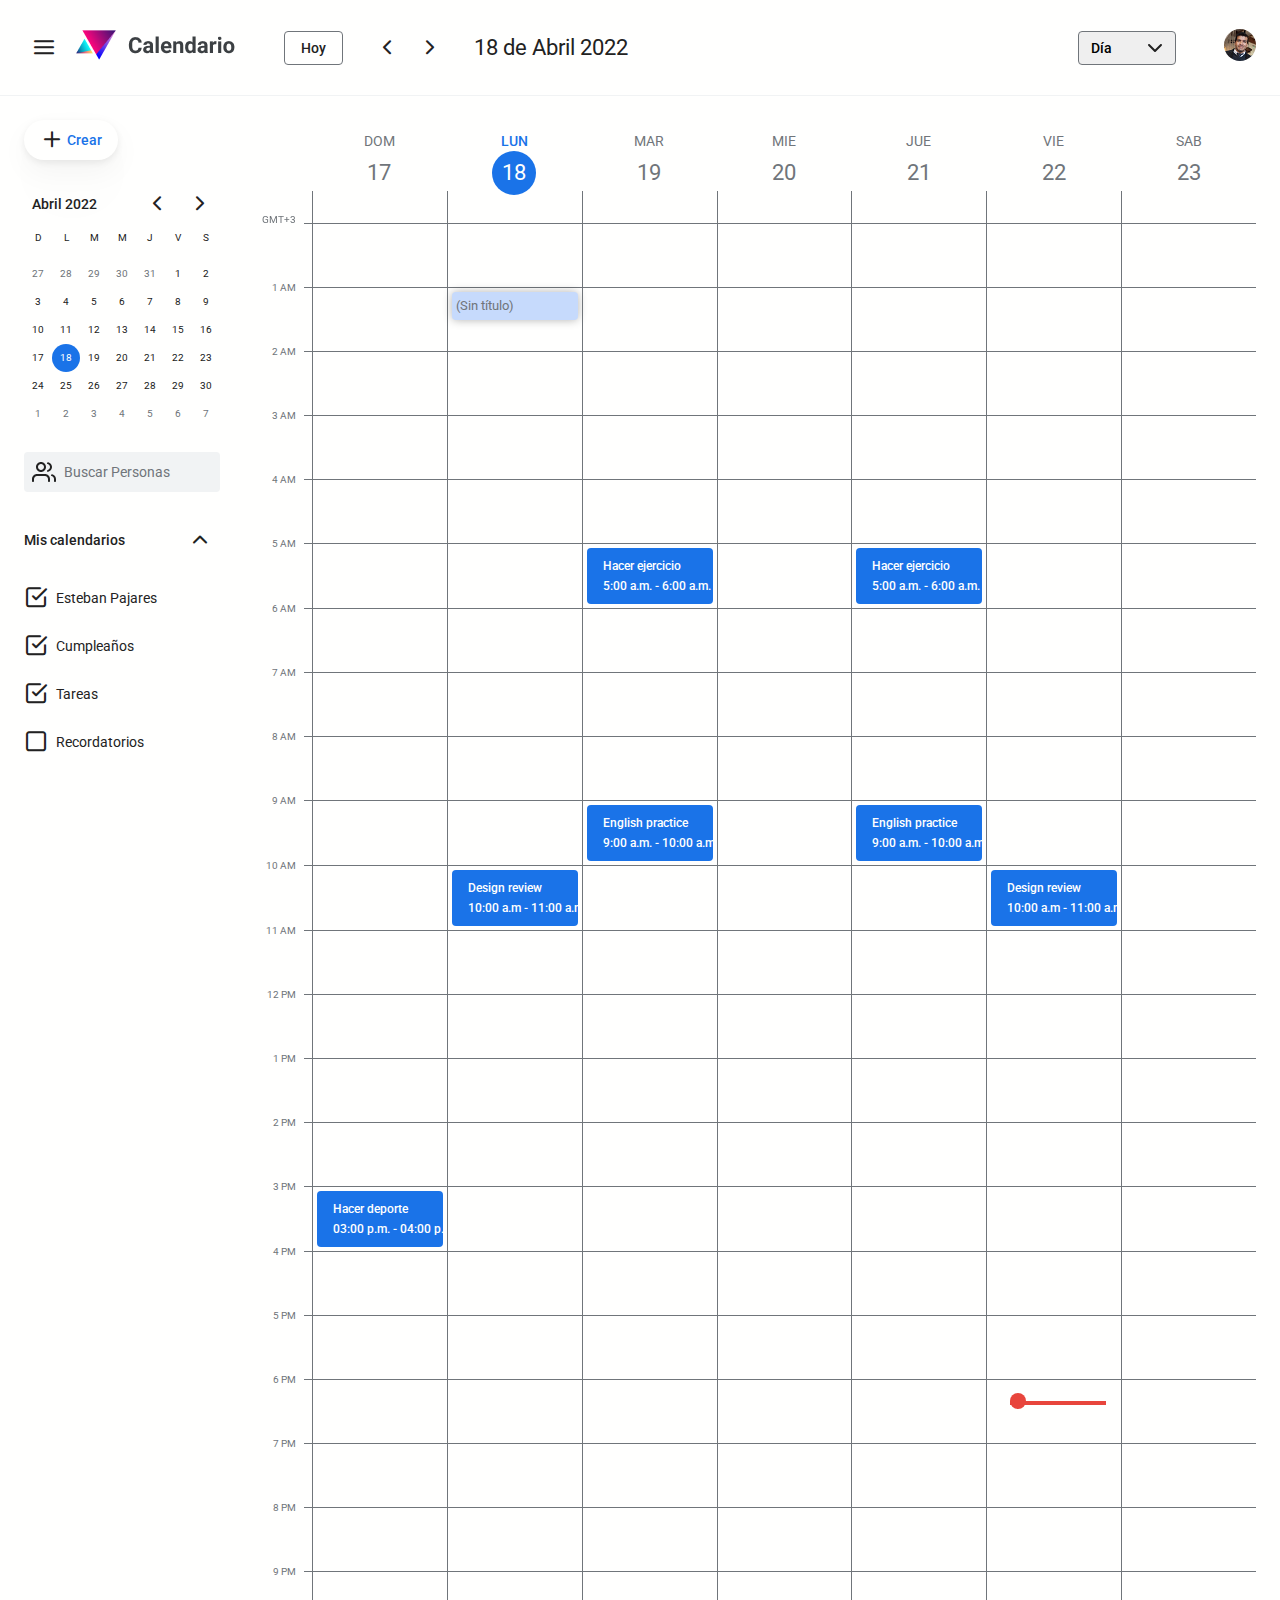
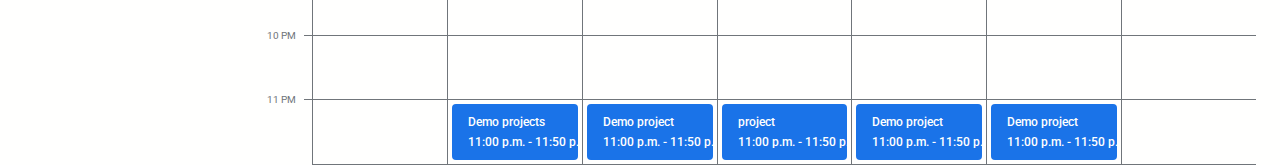
<file: index.html>
<!DOCTYPE html>
<html lang="es">
<head>
    <meta charset="UTF-8">
    <meta name="Author" content="Esteban Pajares">
    <meta http-equiv="X-UA-Compatible" content="IE=edge">
    <meta name="viewport" content="width=device-width, initial-scale=1.0">
    <link rel="stylesheet" href="./css/index.css">
    <link rel="preconnect" href="https://fonts.googleapis.com">
    <link rel="preconnect" href="https://fonts.gstatic.com" crossorigin>
    <link href="https://fonts.googleapis.com/css2?family=Roboto:wght@400;500&display=swap" rel="stylesheet">
    <title>Google Calendar</title>

    <link rel="apple-touch-icon" sizes="57x57" href="./favicon/apple-icon-57x57.png">
    <link rel="apple-touch-icon" sizes="60x60" href="./favicon/apple-icon-60x60.png">
    <link rel="apple-touch-icon" sizes="72x72" href="./favicon/apple-icon-72x72.png">
    <link rel="apple-touch-icon" sizes="76x76" href="./favicon/apple-icon-76x76.png">
    <link rel="apple-touch-icon" sizes="114x114" href="./favicon/apple-icon-114x114.png">
    <link rel="apple-touch-icon" sizes="120x120" href="./favicon/apple-icon-120x120.png">
    <link rel="apple-touch-icon" sizes="144x144" href="./favicon/apple-icon-144x144.png">
    <link rel="apple-touch-icon" sizes="152x152" href="./favicon/apple-icon-152x152.png">
    <link rel="apple-touch-icon" sizes="180x180" href="./favicon/apple-icon-180x180.png">
    <link rel="icon" type="image/png" sizes="192x192"  href="./favicon/android-icon-192x192.png">
    <link rel="icon" type="image/png" sizes="32x32" href="./favicon/favicon-32x32.png">
    <link rel="icon" type="image/png" sizes="96x96" href="./favicon/favicon-96x96.png">
    <link rel="icon" type="image/png" sizes="16x16" href="./favicon/favicon-16x16.png">
    <link rel="manifest" href="./favicon/manifest.json">
    <meta name="msapplication-TileColor" content="#ffffff">
    <meta name="msapplication-TileImage" content="/ms-icon-144x144.png">
    <meta name="theme-color" content="#ffffff">

    <meta property="og:title" content="Project - Google Calendar" />
    <meta property="og:type" content="website" />
    <meta property="og:url" content="https://estebanpajares.github.io/calendar/" />
    <meta property="og:image" content="https://github.com/EstebanPajares/calendar/blob/main/design/Calendario.jpg?raw=true" />
    <meta property="og:description" content="Proyecto que emula la aplicación de Google Calendar, con la cual podrás establecer tus tareas pendientes a realizar en tu vida diaria." />
</head>
<body>
    <div class="page">
        <header class="header">
            <div class="header-primary">
                <div class="div header-logo">
                    <a class="button is-compact">
                        <i class="icon-hamburguerButton"></i>
                    </a>
                    <a href="./index.html" aria-current="page" aria-label="Calendar" tabindex="-1"> <!-- Para que no se pueda navegar desde el teclado -->
                        <img src="./images/logo.png" alt="">
                    </a>
                </div>
                <div class="calendarStatus">
                    <a href="#" class=" button is-secondary">Hoy</a>
                    <span class="calendarStatus-navigation">
                        <a href="#" class="button is-compact" aria-label="Semana anterior">
                            <i class="icon-chevronLeft" aria-hidden="true"></i>
                        </a>
                        <a href="#" class="button is-compact" aria-label="Siguiente semana">
                            <i class="icon-chevronRight" aria-hidden="true"></i>
                        </a>
                    </span>
                    <time class="calendarStatus-date" datetime="18-04-2022">18 de Abril 2022</time>
                </div>
            </div>
            <div class="header-secondary">
                <select class="select" name="" id="">
                    <option value="">Día</option>
                    <option value="selected">Semana</option>
                    <option value="">Mes</option>
                    <option value="">Año</option>
                </select>
                <a href="#">
                    <img class="imgUser" src="./images/user.png" alt="Imagen de perfil de usuario">
                </a>
            </div>
        </header>
        <div class="sidebar">
            <a href="#" class="button is-rounded is-shadowed">
                <i class="icon-plus"></i>
                <span>Crear</span>
            </a>
            <div class="miniCalendar" aria-label="Calendario de navegación">
                <div class="miniCalendar-status">
                    <time class="miniCalendar-date" datetime="2022-04">Abril 2022</time>
                    <div class="minicalendar-navigation">
                        <a class="button is-compact" href="#prevMonth" aria-label="Mes anterior">
                            <i class="icon-chevronLeft" aria-hidden="true"></i>
                        </a>
                        <a class="button is-compact" href="#nextMonth" aria-label="Mes siguiente">
                            <i class="icon-chevronRight" aria-hidden="true"></i>
                        </a>
                    </div>
                </div>
                <div class="miniCalendar-header">
                    <span class="miniCalendar-weekDay">D</span>
                    <span class="miniCalendar-weekDay">L</span>
                    <span class="miniCalendar-weekDay">M</span>
                    <span class="miniCalendar-weekDay">M</span>
                    <span class="miniCalendar-weekDay">J</span>
                    <span class="miniCalendar-weekDay">V</span>
                    <span class="miniCalendar-weekDay">S</span>
                </div>
                <div class="miniCalendar-month">
                    <div class="miniCalendar-monthDay is-inactive">27</div>
                    <div class="miniCalendar-monthDay is-inactive">28</div>
                    <div class="miniCalendar-monthDay is-inactive">29</div>
                    <div class="miniCalendar-monthDay is-inactive">30</div>
                    <div class="miniCalendar-monthDay is-inactive">31</div>
                    <div class="miniCalendar-monthDay">1</div>
                    <div class="miniCalendar-monthDay">2</div>
                    <div class="miniCalendar-monthDay">3</div>
                    <div class="miniCalendar-monthDay">4</div>
                    <div class="miniCalendar-monthDay">5</div>
                    <div class="miniCalendar-monthDay">6</div>
                    <div class="miniCalendar-monthDay">7</div>
                    <div class="miniCalendar-monthDay">8</div>
                    <div class="miniCalendar-monthDay">9</div>
                    <div class="miniCalendar-monthDay">10</div>
                    <div class="miniCalendar-monthDay">11</div>
                    <div class="miniCalendar-monthDay">12</div>
                    <div class="miniCalendar-monthDay">13</div>
                    <div class="miniCalendar-monthDay">14</div>
                    <div class="miniCalendar-monthDay">15</div>
                    <div class="miniCalendar-monthDay">16</div>
                    <div class="miniCalendar-monthDay">17</div>
                    <div class="miniCalendar-monthDay is-selected">18</div>
                    <div class="miniCalendar-monthDay">19</div>
                    <div class="miniCalendar-monthDay">20</div>
                    <div class="miniCalendar-monthDay">21</div>
                    <div class="miniCalendar-monthDay">22</div>
                    <div class="miniCalendar-monthDay">23</div>
                    <div class="miniCalendar-monthDay">24</div>
                    <div class="miniCalendar-monthDay">25</div>
                    <div class="miniCalendar-monthDay">26</div>
                    <div class="miniCalendar-monthDay">27</div>
                    <div class="miniCalendar-monthDay">28</div>
                    <div class="miniCalendar-monthDay">29</div>
                    <div class="miniCalendar-monthDay">30</div>
                    <div class="miniCalendar-monthDay is-inactive">1</div>
                    <div class="miniCalendar-monthDay is-inactive">2</div>
                    <div class="miniCalendar-monthDay is-inactive">3</div>
                    <div class="miniCalendar-monthDay is-inactive">4</div>
                    <div class="miniCalendar-monthDay is-inactive">5</div>
                    <div class="miniCalendar-monthDay is-inactive">6</div>
                    <div class="miniCalendar-monthDay is-inactive">7</div>
                </div>
            </div>
            <div class="buscarPersonas">
                <input class="searchPeople" class="input" type="text" id="searchPeople" name="searchPeople" placeholder="Buscar Personas">
            </div>
            <div class="myCalendars">
                <div class="myCalendars-title">
                    <p>Mis calendarios</p>
                    <a href="#" class="button is-compact" aria-label="Ocultar casillas">
                        <i class="icon-chevronUp"></i>
                    </a>
                </div>
                <div>
                    <div class="myCalendars-check">
                        <i class="icon-checkSquare"></i>
                        <p>Esteban Pajares</p>
                    </div>
                    <div class="myCalendars-check">
                        <i class="icon-checkSquare"></i>
                        <p>Cumpleaños</p>
                    </div>
                    <div class="myCalendars-check">
                        <i class="icon-checkSquare"></i>
                        <p>Tareas</p>
                    </div>
                    <div class="myCalendars-check">
                        <i class="icon-check"></i>
                        <p>Recordatorios</p>
                    </div>
                </div>
            </div>
                
        </div>
        <main class="calendar">
            <div class="currentTime"></div>
            <div class="calendar-week">
                <div class="timezoneCell">GMT+3</div>
                <h2 class="calendarDay">
                    <a href="./calendar-by-day.html" aria-label="Domingo 10 de abril">
                        <time datetime="2022-04-17">
                            <span>DOM</span><br>
                            <span>17</span>
                        </time>
                    </a>
                </h2>
                <h2 class="calendarDay is-selected">
                    <a href="./calendar-by-day.html" aria-label="Lunes 11 de abril">
                        <time datetime="2022-04-18">
                            <span>LUN</span><br>
                            <span>18</span>
                        </time>
                    </a>
                </h2>
                <h2 class="calendarDay">
                    <a href="./calendar-by-day.html" aria-label="Martes 12 de abril">
                        <time datetime="2022-04-19">
                            <span>MAR</span><br>
                            <span>19</span>
                        </time>
                    </a>
                </h2>
                <h2 class="calendarDay">
                    <a href="./calendar-by-day.html" aria-label="Miércoles 13 de abril">
                        <time datetime="2022-04-20">
                            <span>MIE</span><br>
                            <span>20</span>
                        </time>
                    </a>
                </h2>
                <h2 class="calendarDay">
                    <a href="./calendar-by-day.html" aria-label="Jueves 14 de abril">
                        <time datetime="2022-04-21">
                            <span>JUE</span><br>
                            <span>21</span>
                        </time>
                    </a>
                </h2>
                <h2 class="calendarDay">
                    <a href="./calendar-by-day.html" aria-label="Viernes 15 de abril">
                        <time datetime="2022-04-22">
                            <span>VIE</span><br>
                            <span>22</span>
                        </time>
                    </a>
                </h2>
                <h2 class="calendarDay">
                    <a href="./calendar-by-day.html" aria-label="Sábado 16 de abril">
                        <time datetime="2022-04-23">
                            <span>SAB</span><br>
                            <span>23</span>
                        </time>
                    </a>
                </h2>
                <span class="hourCell"></span>
                <div class="taskCell">
                    
                </div>
                <div class="taskCell"></div>
                <div class="taskCell"></div>
                <div class="taskCell"></div>
                <div class="taskCell"></div>
                <div class="taskCell"></div>
                <div class="taskCell"></div>
                <span class="hourCell">1 AM</span>
                <div  class="taskCell"></div>
                <div tabindex="0" class="taskCell is-active"></div>
                <div class="taskCell"></div>
                <div class="taskCell"></div>
                <div class="taskCell"></div>
                <div class="taskCell"></div>
                <div class="taskCell"></div>
                <span class="hourCell">2 AM</span>
                <div class="taskCell">
                </div>
                <div class="taskCell">
                </div>
                <div class="taskCell">
                </div>
                <div class="taskCell"></div>
                <div class="taskCell"></div>
                <div class="taskCell"></div>
                <div class="taskCell"></div>
                <span class="hourCell">3 AM</span>
                <div class="taskCell">
                   
                </div>
                <div class="taskCell">
                </div>
                <div class="taskCell">
                </div>
                <div class="taskCell"></div>
                <div class="taskCell"></div>
                <div class="taskCell"></div>
                <div class="taskCell"></div>
                <span class="hourCell">4 AM</span>
                <div class="taskCell">
                </div>
                <div class="taskCell">
                </div>
                <div class="taskCell">
                </div>
                <div class="taskCell"></div>
                <div class="taskCell"></div>
                <div class="taskCell"></div>
                <div class="taskCell"></div>
                <span class="hourCell">5 AM</span>
                <div class="taskCell">
                    
                </div>
                <div class="taskCell">
                </div>
                <div class="taskCell">
                    <div tabindex="0" class="task" aria-label="de 05:00 a 06:00, hacer ejercicio">
                        <p>Hacer ejercicio</p>
                        <p>
                            <time datetime="05:00">5:00 a.m.</time> - <time datetime="06:00">6:00 a.m.</time>
                        </p>
                    </div>
                </div>
                <div class="taskCell"></div>
                <div class="taskCell">
                    <div tabindex="0" class="task" aria-label="de 05:00 a 06:00, hacer ejercicio">
                        <p>Hacer ejercicio</p>
                        <p>
                            <time datetime="05:00">5:00 a.m.</time> - <time datetime="06:00">6:00 a.m.</time>
                        </p>
                    </div>
                </div>
                <div class="taskCell"></div>
                <div class="taskCell"></div>
                <span class="hourCell">6 AM</span>
                <div class="taskCell">
                </div>
                <div class="taskCell">
                </div>
                <div class="taskCell">
                </div>
                <div class="taskCell"></div>
                <div class="taskCell"></div>
                <div class="taskCell"></div>
                <div class="taskCell"></div>
                <span class="hourCell">7 AM</span>
                <div class="taskCell">
                </div>
                <div class="taskCell">
                </div>
                <div class="taskCell">
                </div>
                <div class="taskCell"></div>
                <div class="taskCell"></div>
                <div class="taskCell"></div>
                <div class="taskCell"></div>
                <span class="hourCell">8 AM</span>
                <div class="taskCell">
                </div>
                <div class="taskCell">
                </div>
                <div class="taskCell">
                </div>
                <div class="taskCell"></div>
                <div class="taskCell"></div>
                <div class="taskCell"></div>
                <div class="taskCell"></div>
                <span class="hourCell">9 AM</span>
                <div class="taskCell">
                </div>
                <div class="taskCell">
                </div>
                <div class="taskCell">
                    <div tabindex="0" class="task" aria-label="de 09:00 a 10:00, English practice">
                        <p>English practice</p>
                        <p>
                            <time datetime="09:00">9:00 a.m.</time> - <time datetime="10:00">10:00 a.m.</time>
                        </p>
                    </div>
                </div>
                <div class="taskCell">
                    
                </div>
                <div class="taskCell">
                    <div tabindex="0" class="task" aria-label="de 09:00 a 10:00, English practice">
                        <p>English practice</p>
                        <p>
                            <time datetime="09:00">9:00 a.m.</time> - <time datetime="10:00">10:00 a.m.</time>
                        </p>
                    </div>
                </div>
                <div class="taskCell"></div>
                <div class="taskCell"></div>
                <span class="hourCell">10 AM</span>
                <div class="taskCell">
                    
                </div>
                <div class="taskCell">
                    <div tabindex="0" class="task" aria-label="de 10:00 a 11:00, Design review">
                        <p>Design review</p>
                        <p>
                            <time datetime="10:00">10:00 a.m</time> - <time datetime="11:00">11:00 a.m.</time>
                        </p>
                    </div>
                </div>
                <div class="taskCell">
                </div>
                <div class="taskCell">
                </div>
                <div class="taskCell"></div>
                <div class="taskCell">
                    <div tabindex="0" class="task" aria-label="de 10:00 a 11:00, Design review">
                        <p>Design review</p>
                        <p>
                            <time datetime="10:00">10:00 a.m</time> - <time datetime="11:00">11:00 a.m.</time>
                        </p>
                    </div>
                </div>
                <div class="taskCell">
                </div>
                <span class="hourCell">11 AM</span>
                <div class="taskCell">
                </div>
                <div class="taskCell">
                </div>
                <div class="taskCell">
                </div>
                <div class="taskCell"></div>
                <div class="taskCell"></div>
                <div class="taskCell"></div>
                <div class="taskCell"></div>
                <span class="hourCell">12 PM</span>
                <div class="taskCell">
                </div>
                <div class="taskCell">
                </div>
                <div class="taskCell">
                </div>
                <div class="taskCell"></div>
                <div class="taskCell"></div>
                <div class="taskCell"></div>
                <div class="taskCell"></div>
                <span class="hourCell">1 PM</span>
                <div class="taskCell">
                </div>
                <div class="taskCell">
                </div>
                <div class="taskCell">
                </div>
                <div class="taskCell"></div>
                <div class="taskCell"></div>
                <div class="taskCell"></div>
                <div class="taskCell"></div>
                <span class="hourCell">2 PM</span>
                <div class="taskCell">
                </div>
                <div class="taskCell">
                </div>
                <div class="taskCell">
                </div>
                <div class="taskCell"></div>
                <div class="taskCell"></div>
                <div class="taskCell"></div>
                <div class="taskCell"></div>
                <span class="hourCell">3 PM</span>
                <div class="taskCell">
                    <div tabindex="0" class="task" aria-label="de 15:00 a 16:00, Hacer deporte">
                        <p>Hacer deporte</p>
                        <p>
                            <time datetime="15:00">03:00 p.m.</time> - <time datetime="16:00">04:00 p.m.</time>
                        </p>
                    </div>
                </div>
                <div class="taskCell">
                </div>
                <div class="taskCell">
                </div>
                <div class="taskCell"></div>
                <div class="taskCell"></div>
                <div class="taskCell"></div>
                <div class="taskCell"></div>
                <span class="hourCell">4 PM</span>
                <div class="taskCell">
                </div>
                <div class="taskCell">
                </div>
                <div class="taskCell">
                </div>
                <div class="taskCell"></div>
                <div class="taskCell"></div>
                <div class="taskCell"></div>
                <div class="taskCell"></div>
                <span class="hourCell">5 PM</span>
                <div class="taskCell">
                </div>
                <div class="taskCell">
                </div>
                <div class="taskCell">
                </div>
                <div class="taskCell"></div>
                <div class="taskCell"></div>
                <div class="taskCell"></div>
                <div class="taskCell"></div>
                <span class="hourCell">6 PM</span>
                <div class="taskCell">
                </div>
                <div class="taskCell">
                </div>
                <div class="taskCell">
                </div>
                <div class="taskCell"></div>
                <div class="taskCell"></div>
                <div class="taskCell"></div>
                <div class="taskCell"></div>
                <span class="hourCell">7 PM</span>
                <div class="taskCell">
                </div>
                <div class="taskCell">
                </div>
                <div class="taskCell">
                </div>
                <div class="taskCell"></div>
                <div class="taskCell"></div>
                <div class="taskCell"></div>
                <div class="taskCell"></div>
                <span class="hourCell">8 PM</span>
                <div class="taskCell">
                </div>
                <div class="taskCell">
                </div>
                <div class="taskCell">
                </div>
                <div class="taskCell"></div>
                <div class="taskCell"></div>
                <div class="taskCell"></div>
                <div class="taskCell"></div>
                <span class="hourCell">9 PM</span>
                <div class="taskCell">
                </div>
                <div class="taskCell">
                </div>
                <div class="taskCell">
                </div>
                <div class="taskCell"></div>
                <div class="taskCell"></div>
                <div class="taskCell"></div>
                <div class="taskCell"></div>
                <span class="hourCell">10 PM</span>
                <div class="taskCell">
                </div>
                <div class="taskCell">
                </div>
                <div class="taskCell">
                </div>
                <div class="taskCell"></div>
                <div class="taskCell"></div>
                <div class="taskCell"></div>
                <div class="taskCell"></div>
                <span class="hourCell">11 PM</span>
                <div class="taskCell">
                </div>
                <div class="taskCell">
                    <div tabindex="0" class="task" aria-label="de 23:00 a 23:50, Demo Project">
                        <p>Demo projects</p>
                        <p>
                            <time datetime="23:00">11:00 p.m.</time> - <time datetime="23:50">11:50 p.m.</time>
                        </p>
                    </div>
                </div>
                <div class="taskCell">
                    <div tabindex="0" class="task" aria-label="de 23:00 a 23:50, Demo Project">
                        <p>Demo project</p>
                        <p>
                            <time datetime="23:00">11:00 p.m.</time> - <time datetime="23:50">11:50 p.m.</time>
                        </p>
                    </div>
                </div>
                <div class="taskCell">
                    <div tabindex="0" class="task" aria-label="de 23:00 a 23:50,  Project">
                        <p> project</p>
                        <p>
                            <time datetime="23:00">11:00 p.m.</time> - <time datetime="23:50">11:50 p.m.</time>
                        </p>
                    </div>
                </div>
                <div class="taskCell">
                    <div tabindex="0" class="task" aria-label="de 23:00 a 23:50, Demo Project">
                        <p>Demo project</p>
                        <p>
                            <time datetime="23:00">11:00 p.m.</time> - <time datetime="23:50">11:50 p.m.</time>
                        </p>
                    </div>
                </div>
                <div class="taskCell">
                    <div tabindex="0" class="task" aria-label="de 23:00 a 23:50, Demo Project">
                        <p>Demo project</p>
                        <p>
                            <time datetime="23:00">11:00 p.m.</time> - <time datetime="23:50">11:50 p.m.</time>
                        </p>
                    </div>
                </div>
                <div class="taskCell"></div>
            </div>
        </main>
    </div>
    <dialog class="modal">
        <form class="createTask">
            <div class="input is-outstanding"> <!-- Elemento destacado -->
                <div class="input-body">
                    <input required type="text" name="title" placeholder="Añade un título">
                </div>
            </div>
            <div class="input">
                <i class="icon-clock"></i>
                <div class="input-body">
                    <input type="date" name="date" required>
                    <input type="time" name="time-start" required>
                    <input type="time" name="time-end" required>
                </div>
            </div>
            <div class="input">
                <i class="icon-users"></i>
                <div class="input-body">
                    <input type="text" list="guests" name="guests" id="" placeholder="Agregar invitados" required>
                    <datalist id="guests">
                        <option value="Esteban"></option>
                        <option value="Aynhara"></option>
                        <option value="Melina"></option>
                        <option value="Sebastián"></option>
                        <option value="Liz"></option>
                    </datalist>
                </div>
            </div>
            <div class="input">
                <i class="icon-video"></i>
                <div class="input-body">
                    <div class="button is-primary">Agregar una videoconferencia de Google Meet</div>
                </div>
            </div>
            <div class="input">
                <i class="icon-gps"></i>
                <div class="input-body">
                    <input name="location" type="text" placeholder="Agregar ubicación" required>
                </div>
            </div>
            <div class="input">
                <i class="icon-text"></i>
                <div class="input-body">
                    <input type="file" multiple>
                </div>
            </div>
            <div class="input">
                <i class="icon-text"></i>
                <div class="input-body">
                    <textarea name="Description" placeholder="Agregar Description" id="" cols="30" rows="2"></textarea>
                </div>
            </div>
        </form>
        <div class="modal-actions">
            <button id="close-modal" class="button">Cancelar</button>
            <button class="button is-primary">Guardar</button>
        </div>
    </dialog>
    <script src="./js/app.js" type="module"></script>
    <!-- document.querySelector('.modal').showModal() -->
    
</body>
</html>
</file>
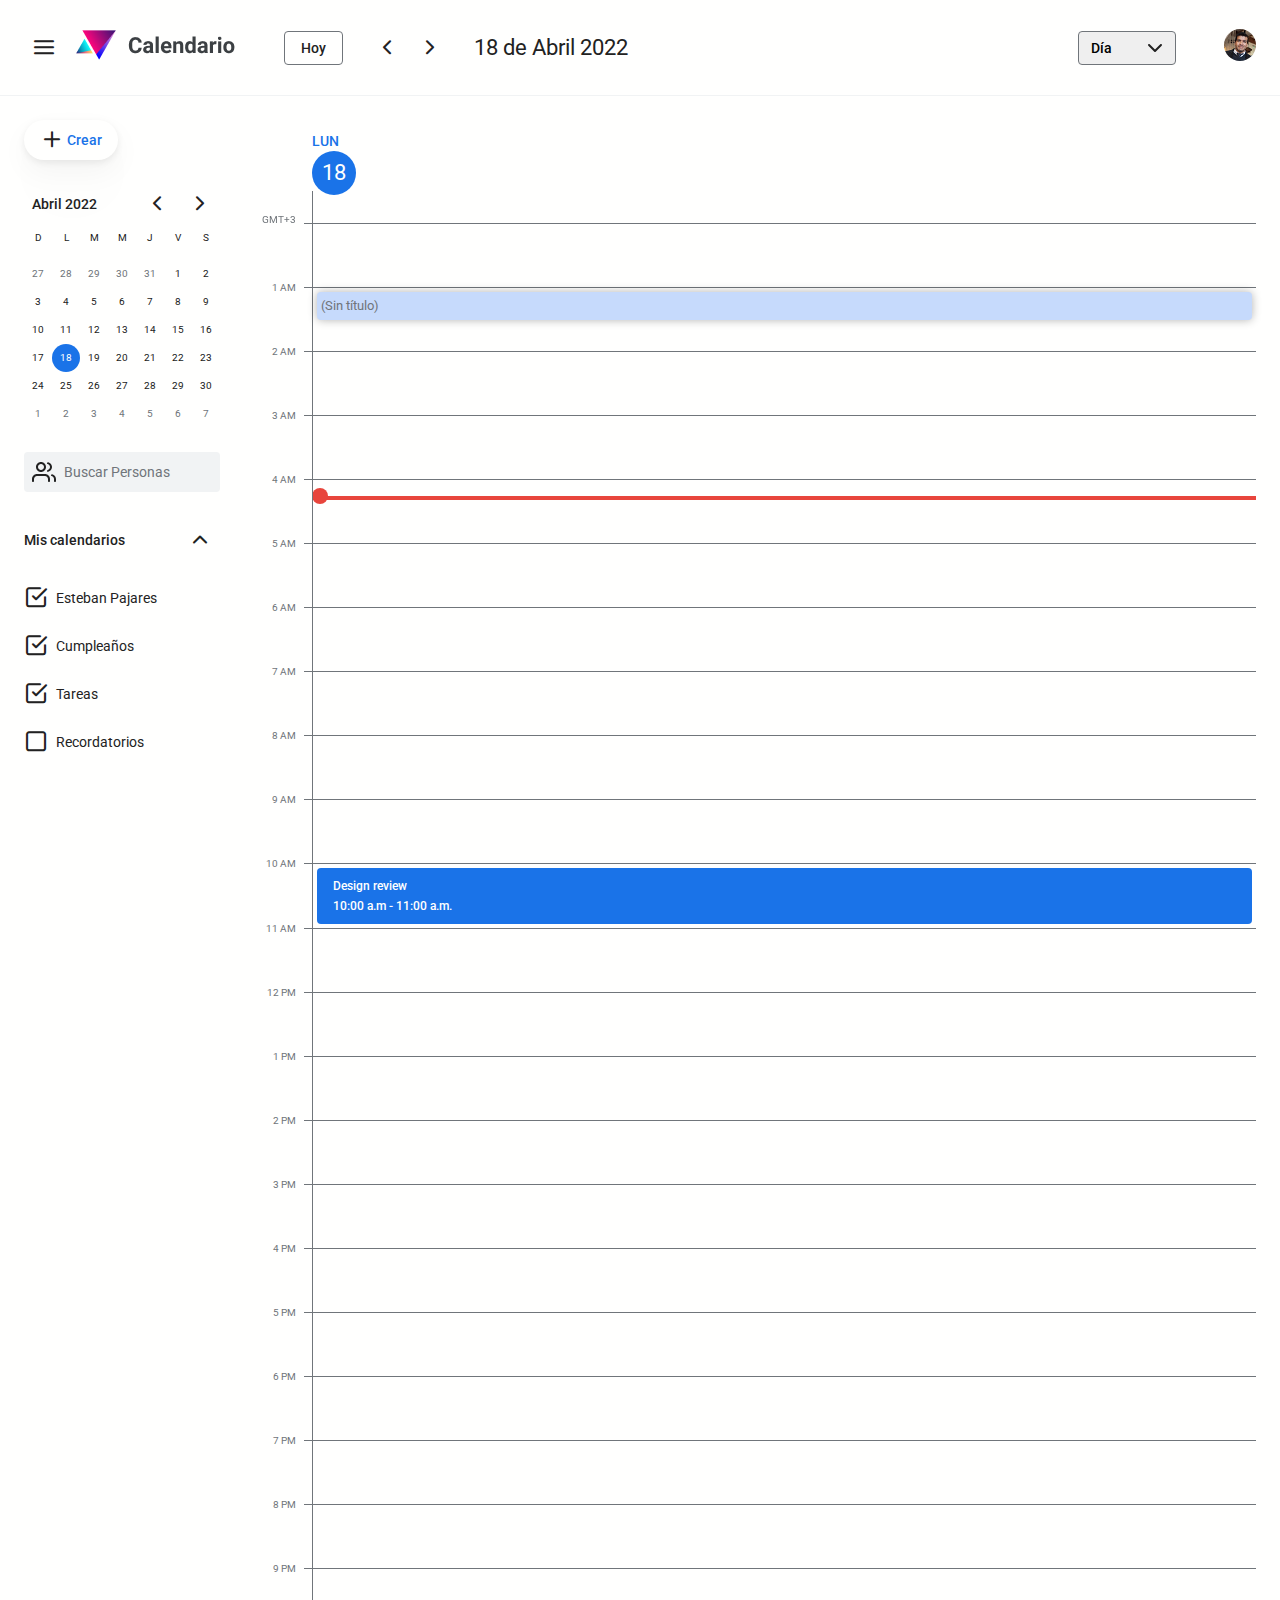
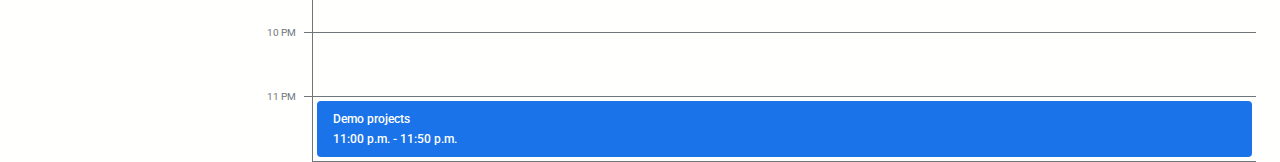
<file: calendar-by-day.html>
<!DOCTYPE html>
<html lang="es">
<head>
    <meta charset="UTF-8">
    <meta name="Author" content="Esteban Pajares">
    <meta http-equiv="X-UA-Compatible" content="IE=edge">
    <meta name="viewport" content="width=device-width, initial-scale=1.0">
    <link rel="stylesheet" href="./css/index.css">
    <link rel="preconnect" href="https://fonts.googleapis.com">
    <link rel="preconnect" href="https://fonts.gstatic.com" crossorigin>
    <link href="https://fonts.googleapis.com/css2?family=Roboto:wght@400;500&display=swap" rel="stylesheet">
    <title>Google Calendar</title>
    <link rel="apple-touch-icon" sizes="57x57" href="./favicon/apple-icon-57x57.png">
    <link rel="apple-touch-icon" sizes="60x60" href="./favicon/apple-icon-60x60.png">
    <link rel="apple-touch-icon" sizes="72x72" href="./favicon/apple-icon-72x72.png">
    <link rel="apple-touch-icon" sizes="76x76" href="./favicon/apple-icon-76x76.png">
    <link rel="apple-touch-icon" sizes="114x114" href="./favicon/apple-icon-114x114.png">
    <link rel="apple-touch-icon" sizes="120x120" href="./favicon/apple-icon-120x120.png">
    <link rel="apple-touch-icon" sizes="144x144" href="./favicon/apple-icon-144x144.png">
    <link rel="apple-touch-icon" sizes="152x152" href="./favicon/apple-icon-152x152.png">
    <link rel="apple-touch-icon" sizes="180x180" href="./favicon/apple-icon-180x180.png">
    <link rel="icon" type="image/png" sizes="192x192"  href="./favicon/android-icon-192x192.png">
    <link rel="icon" type="image/png" sizes="32x32" href="./favicon/favicon-32x32.png">
    <link rel="icon" type="image/png" sizes="96x96" href="./favicon/favicon-96x96.png">
    <link rel="icon" type="image/png" sizes="16x16" href="./favicon/favicon-16x16.png">
    <link rel="manifest" href="./favicon/manifest.json">
    <meta name="msapplication-TileColor" content="#ffffff">
    <meta name="msapplication-TileImage" content="/ms-icon-144x144.png">
    <meta name="theme-color" content="#ffffff">
</head>
<body>
    <div class="page">
        <header class="header">
            <div class="header-primary">
                <div class="div header-logo">
                    <a class="button is-compact">
                        <i class="icon-hamburguerButton"></i>
                    </a>
                    <a href="./index.html" aria-current="page" aria-label="Calendar" tabindex="-1"> <!-- Para que no se pueda navegar desde el teclado -->
                        <img src="./images/logo.png" alt="">
                    </a>
                </div>
                <div class="calendarStatus">
                    <a href="#" class=" button is-secondary">Hoy</a>
                    <span class="calendarStatus-navigation">
                        <a href="#" class="button is-compact" aria-label="Semana anterior">
                            <i class="icon-chevronLeft" aria-hidden="true"></i>
                        </a>
                        <a href="#" class="button is-compact" aria-label="Siguiente semana">
                            <i class="icon-chevronRight" aria-hidden="true"></i>
                        </a>
                    </span>
                    <time class="calendarStatus-date" datetime="18-04-2022">18 de Abril 2022</time>
                </div>
            </div>
            <div class="header-secondary">
                <select class="select" name="" id="">
                    <option value="">Día</option>
                    <option value="selected">Semana</option>
                    <option value="">Mes</option>
                    <option value="">Año</option>
                </select>
                <a href="#">
                    <img class="imgUser" src="./images/user.png" alt="Imagen de perfil de usuario">
                </a>
            </div>
        </header>
        <div class="sidebar">
            <a href="#" class="button is-rounded is-shadowed">
                <i class="icon-plus"></i>
                <span>Crear</span>
            </a>
            <div class="miniCalendar" aria-label="Calendario de navegación">
                <div class="miniCalendar-status">
                    <time class="miniCalendar-date" datetime="2022-04">Abril 2022</time>
                    <div class="minicalendar-navigation">
                        <a class="button is-compact" href="#prevMonth" aria-label="Mes anterior">
                            <i class="icon-chevronLeft" aria-hidden="true"></i>
                        </a>
                        <a class="button is-compact" href="#nextMonth" aria-label="Mes siguiente">
                            <i class="icon-chevronRight" aria-hidden="true"></i>
                        </a>
                    </div>
                </div>
                <div class="miniCalendar-header">
                    <span class="miniCalendar-weekDay">D</span>
                    <span class="miniCalendar-weekDay">L</span>
                    <span class="miniCalendar-weekDay">M</span>
                    <span class="miniCalendar-weekDay">M</span>
                    <span class="miniCalendar-weekDay">J</span>
                    <span class="miniCalendar-weekDay">V</span>
                    <span class="miniCalendar-weekDay">S</span>
                </div>
                <div class="miniCalendar-month">
                    <div class="miniCalendar-monthDay is-inactive">27</div>
                    <div class="miniCalendar-monthDay is-inactive">28</div>
                    <div class="miniCalendar-monthDay is-inactive">29</div>
                    <div class="miniCalendar-monthDay is-inactive">30</div>
                    <div class="miniCalendar-monthDay is-inactive">31</div>
                    <div class="miniCalendar-monthDay">1</div>
                    <div class="miniCalendar-monthDay">2</div>
                    <div class="miniCalendar-monthDay">3</div>
                    <div class="miniCalendar-monthDay">4</div>
                    <div class="miniCalendar-monthDay">5</div>
                    <div class="miniCalendar-monthDay">6</div>
                    <div class="miniCalendar-monthDay">7</div>
                    <div class="miniCalendar-monthDay">8</div>
                    <div class="miniCalendar-monthDay">9</div>
                    <div class="miniCalendar-monthDay">10</div>
                    <div class="miniCalendar-monthDay">11</div>
                    <div class="miniCalendar-monthDay">12</div>
                    <div class="miniCalendar-monthDay">13</div>
                    <div class="miniCalendar-monthDay">14</div>
                    <div class="miniCalendar-monthDay">15</div>
                    <div class="miniCalendar-monthDay">16</div>
                    <div class="miniCalendar-monthDay">17</div>
                    <div class="miniCalendar-monthDay is-selected">18</div>
                    <div class="miniCalendar-monthDay">19</div>
                    <div class="miniCalendar-monthDay">20</div>
                    <div class="miniCalendar-monthDay">21</div>
                    <div class="miniCalendar-monthDay">22</div>
                    <div class="miniCalendar-monthDay">23</div>
                    <div class="miniCalendar-monthDay">24</div>
                    <div class="miniCalendar-monthDay">25</div>
                    <div class="miniCalendar-monthDay">26</div>
                    <div class="miniCalendar-monthDay">27</div>
                    <div class="miniCalendar-monthDay">28</div>
                    <div class="miniCalendar-monthDay">29</div>
                    <div class="miniCalendar-monthDay">30</div>
                    <div class="miniCalendar-monthDay is-inactive">1</div>
                    <div class="miniCalendar-monthDay is-inactive">2</div>
                    <div class="miniCalendar-monthDay is-inactive">3</div>
                    <div class="miniCalendar-monthDay is-inactive">4</div>
                    <div class="miniCalendar-monthDay is-inactive">5</div>
                    <div class="miniCalendar-monthDay is-inactive">6</div>
                    <div class="miniCalendar-monthDay is-inactive">7</div>
                </div>
            </div>
            <div class="buscarPersonas">
                <input class="searchPeople" class="input" type="text" id="searchPeople" name="searchPeople" placeholder="Buscar Personas">
            </div>
            <div class="myCalendars">
                <div class="myCalendars-title">
                    <p>Mis calendarios</p>
                    <a href="#" class="button is-compact" aria-label="Ocultar casillas">
                        <i class="icon-chevronUp"></i>
                    </a>
                </div>
                <div>
                    <div class="myCalendars-check">
                        <i class="icon-checkSquare"></i>
                        <p>Esteban Pajares</p>
                    </div>
                    <div class="myCalendars-check">
                        <i class="icon-checkSquare"></i>
                        <p>Cumpleaños</p>
                    </div>
                    <div class="myCalendars-check">
                        <i class="icon-checkSquare"></i>
                        <p>Tareas</p>
                    </div>
                    <div class="myCalendars-check">
                        <i class="icon-check"></i>
                        <p>Recordatorios</p>
                    </div>
                </div>
            </div>
                
        </div>
        <main class="calendar">
            <div class="currentTime-day"></div>
            <div class="calendar-day">
                <div class="timezoneCell">GMT+3</div>
                <h2 class="calendarDay is-selected">
                    <a href="./calendar-by-day.html" aria-label="Lunes 18 de abril">
                        <time datetime="2022-04-18">
                            <span>LUN</span><br>
                            <span>18</span>
                        </time>
                    </a>
                </h2>
                <span class="hourCell"></span>
                <div class="taskCell">
                    
                </div>
                <span class="hourCell">1 AM</span>
                <div tabindex="0" class="taskCell is-active"></div>
                <span class="hourCell">2 AM</span>
                <div class="taskCell">
                </div>
                <span class="hourCell">3 AM</span>
                <div class="taskCell">
                   
                </div>
                <span class="hourCell">4 AM</span>
                <div class="taskCell">
                </div>
                <span class="hourCell">5 AM</span>
                <div class="taskCell">
                </div>
                <span class="hourCell">6 AM</span>
                <div class="taskCell">
                </div>
                <span class="hourCell">7 AM</span>
                <div class="taskCell">
                </div>
                <span class="hourCell">8 AM</span>
                <div class="taskCell">
                </div>
                <span class="hourCell">9 AM</span>
                <div class="taskCell">
                </div>          
                <span class="hourCell">10 AM</span>
                <div class="taskCell">
                    <div  tabindex="0" class="task" aria-label="de 10:00 a 11:00, Design review">
                        <p>Design review</p>
                        <p>
                            <time datetime="10:00">10:00 a.m</time> - <time datetime="11:00">11:00 a.m.</time>
                        </p>
                    </div>
                </div>              
                <span class="hourCell">11 AM</span>
                <div class="taskCell">
                </div>
                
                <span class="hourCell">12 PM</span>
                <div class="taskCell">
                </div>
                
                <span class="hourCell">1 PM</span>
                <div class="taskCell">
                </div>
            
                <span class="hourCell">2 PM</span>
                <div class="taskCell">
                </div>
                
                <span class="hourCell">3 PM</span>
                <div class="taskCell"></div>
                <span class="hourCell">4 PM</span>
                <div class="taskCell">
                </div>
                
                <span class="hourCell">5 PM</span>
                <div class="taskCell">
                </div>
               
                <span class="hourCell">6 PM</span>
                <div class="taskCell">
                </div>
                
                <span class="hourCell">7 PM</span>
                <div class="taskCell">
                </div>
                
                <span class="hourCell">8 PM</span>
                <div class="taskCell">
                </div>
                
                <span class="hourCell">9 PM</span>
                <div class="taskCell">
                </div>
                
                <span class="hourCell">10 PM</span>
                <div class="taskCell">
                </div>
                
                <span class="hourCell">11 PM</span>
                <div class="taskCell">
                    <div tabindex="0" class="task" aria-label="de 23:00 a 23:50, Demo Project">
                        <p>Demo projects</p>
                        <p>
                            <time datetime="23:00">11:00 p.m.</time> - <time datetime="23:50">11:50 p.m.</time>
                        </p>
                    </div>
                </div>
            </div>
        </main>
    </div>
    <dialog class="modal">
        <form class="createTask">
            <div class="input is-outstanding"> <!-- Elemento destacado -->
                <div class="input-body">
                    <input required type="text" name="title" placeholder="Añade un título">
                </div>
            </div>
            <div class="input">
                <i class="icon-clock"></i>
                <div class="input-body">
                    <input type="date" name="date" required>
                    <input type="time" name="time-start" required>
                    <input type="time" name="time-end" required>
                </div>
            </div>
            <div class="input">
                <i class="icon-users"></i>
                <div class="input-body">
                    <input type="text" list="guests" name="guests" id="" placeholder="Agregar invitados" required>
                    <datalist id="guests">
                        <option value="Esteban"></option>
                        <option value="Aynhara"></option>
                        <option value="Melina"></option>
                        <option value="Sebastián"></option>
                        <option value="Liz"></option>
                    </datalist>
                </div>
            </div>
            <div class="input">
                <i class="icon-video"></i>
                <div class="input-body">
                    <div class="button is-primary">Agregar una videoconferencia de Google Meet</div>
                </div>
            </div>
            <div class="input">
                <i class="icon-gps"></i>
                <div class="input-body">
                    <input name="location" type="text" placeholder="Agregar ubicación" required>
                </div>
            </div>
            <div class="input">
                <i class="icon-text"></i>
                <div class="input-body">
                    <input type="file" multiple>
                </div>
            </div>
            <div class="input">
                <i class="icon-text"></i>
                <div class="input-body">
                    <textarea name="Description" placeholder="Agregar Description" id="" cols="30" rows="2"></textarea>
                </div>
            </div>
        </form>
        <div class="modal-actions">
            <button id="close-modal" class="button">Cancelar</button>
            <button class="button is-primary">Guardar</button>
        </div>
    </dialog>
    <script src="./js/app.js" type="module"></script>
    
</body>
</html>
</file>
<file: css/index.css>
@import './global.css';
@import './icons.css';
@import './page.css';
@import './calendar.css';
@import './button.css';
@import './select.css';
@import './calendar-status.css';
@import './header.css';
@import './mini-calendar.css';
@import './sidebar.css';
@import './modal.css';
@import './input.css';
@import './create-task.css';
</file>
